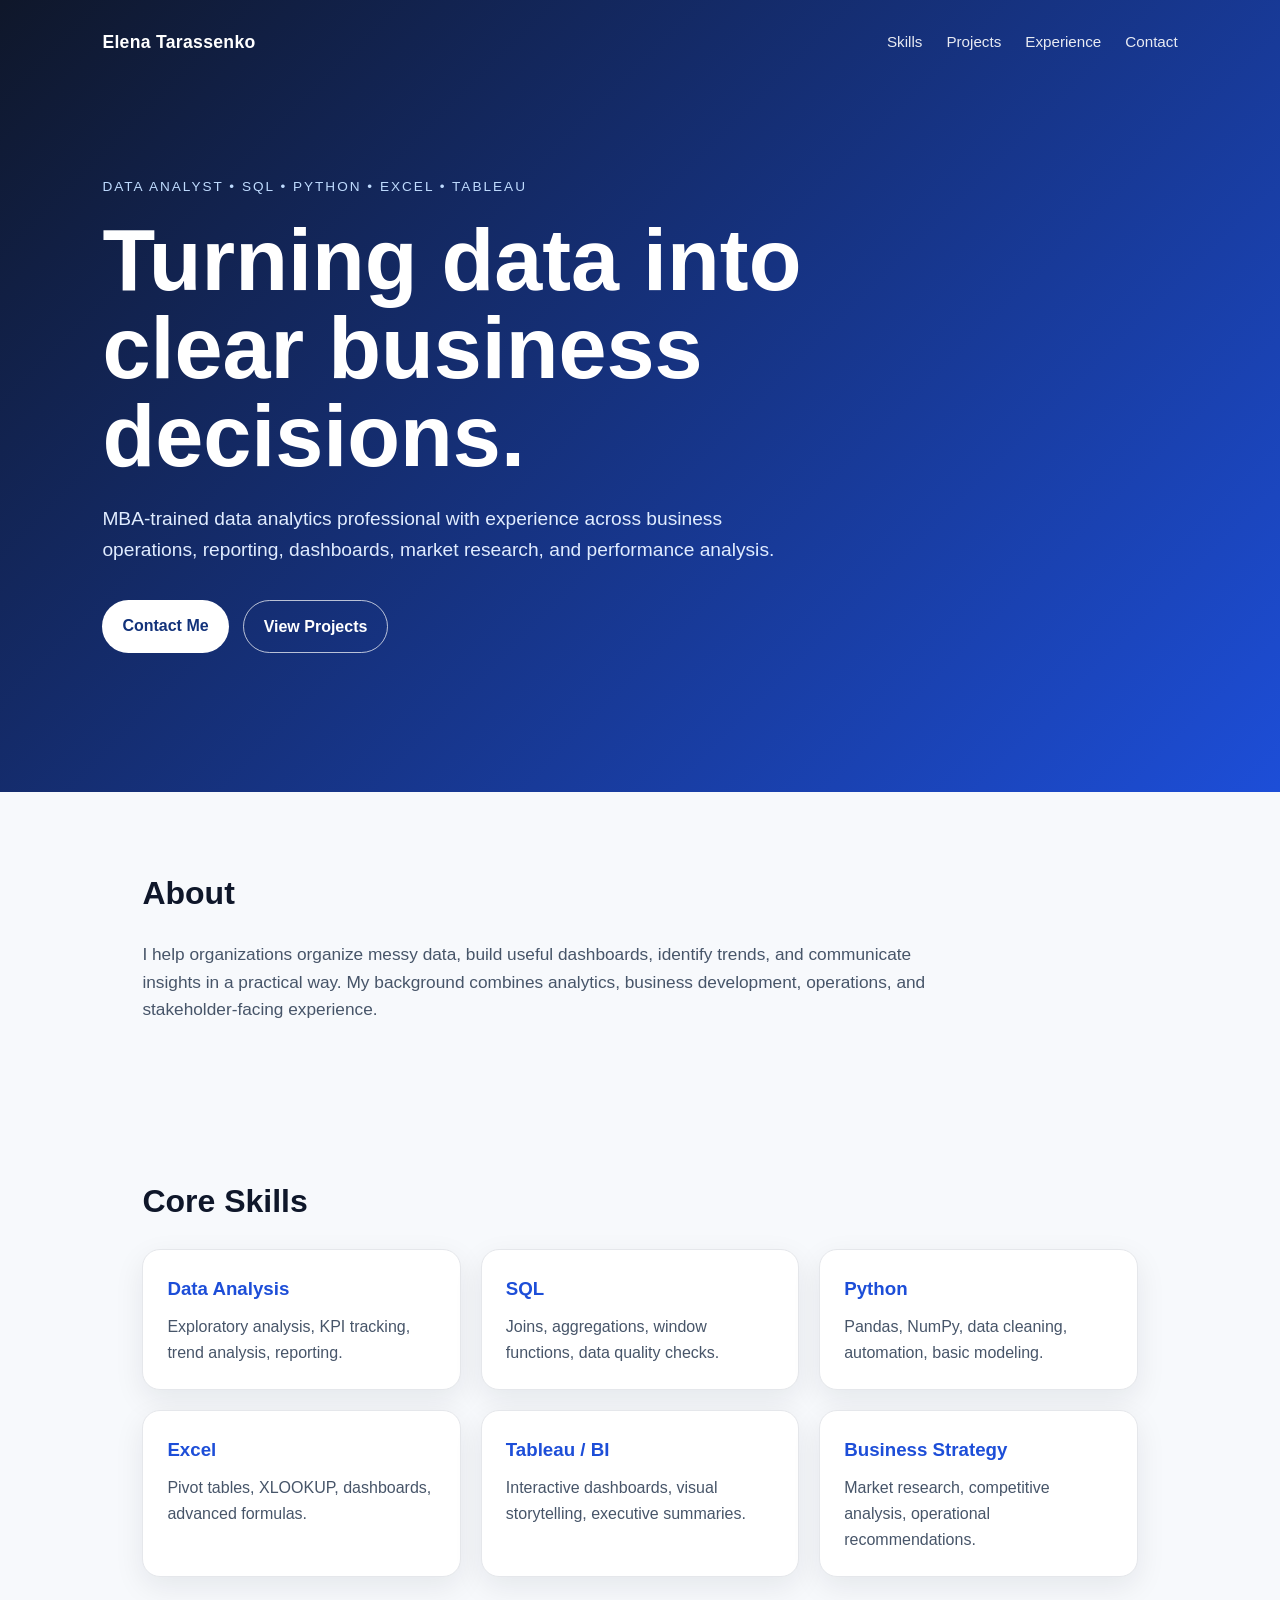
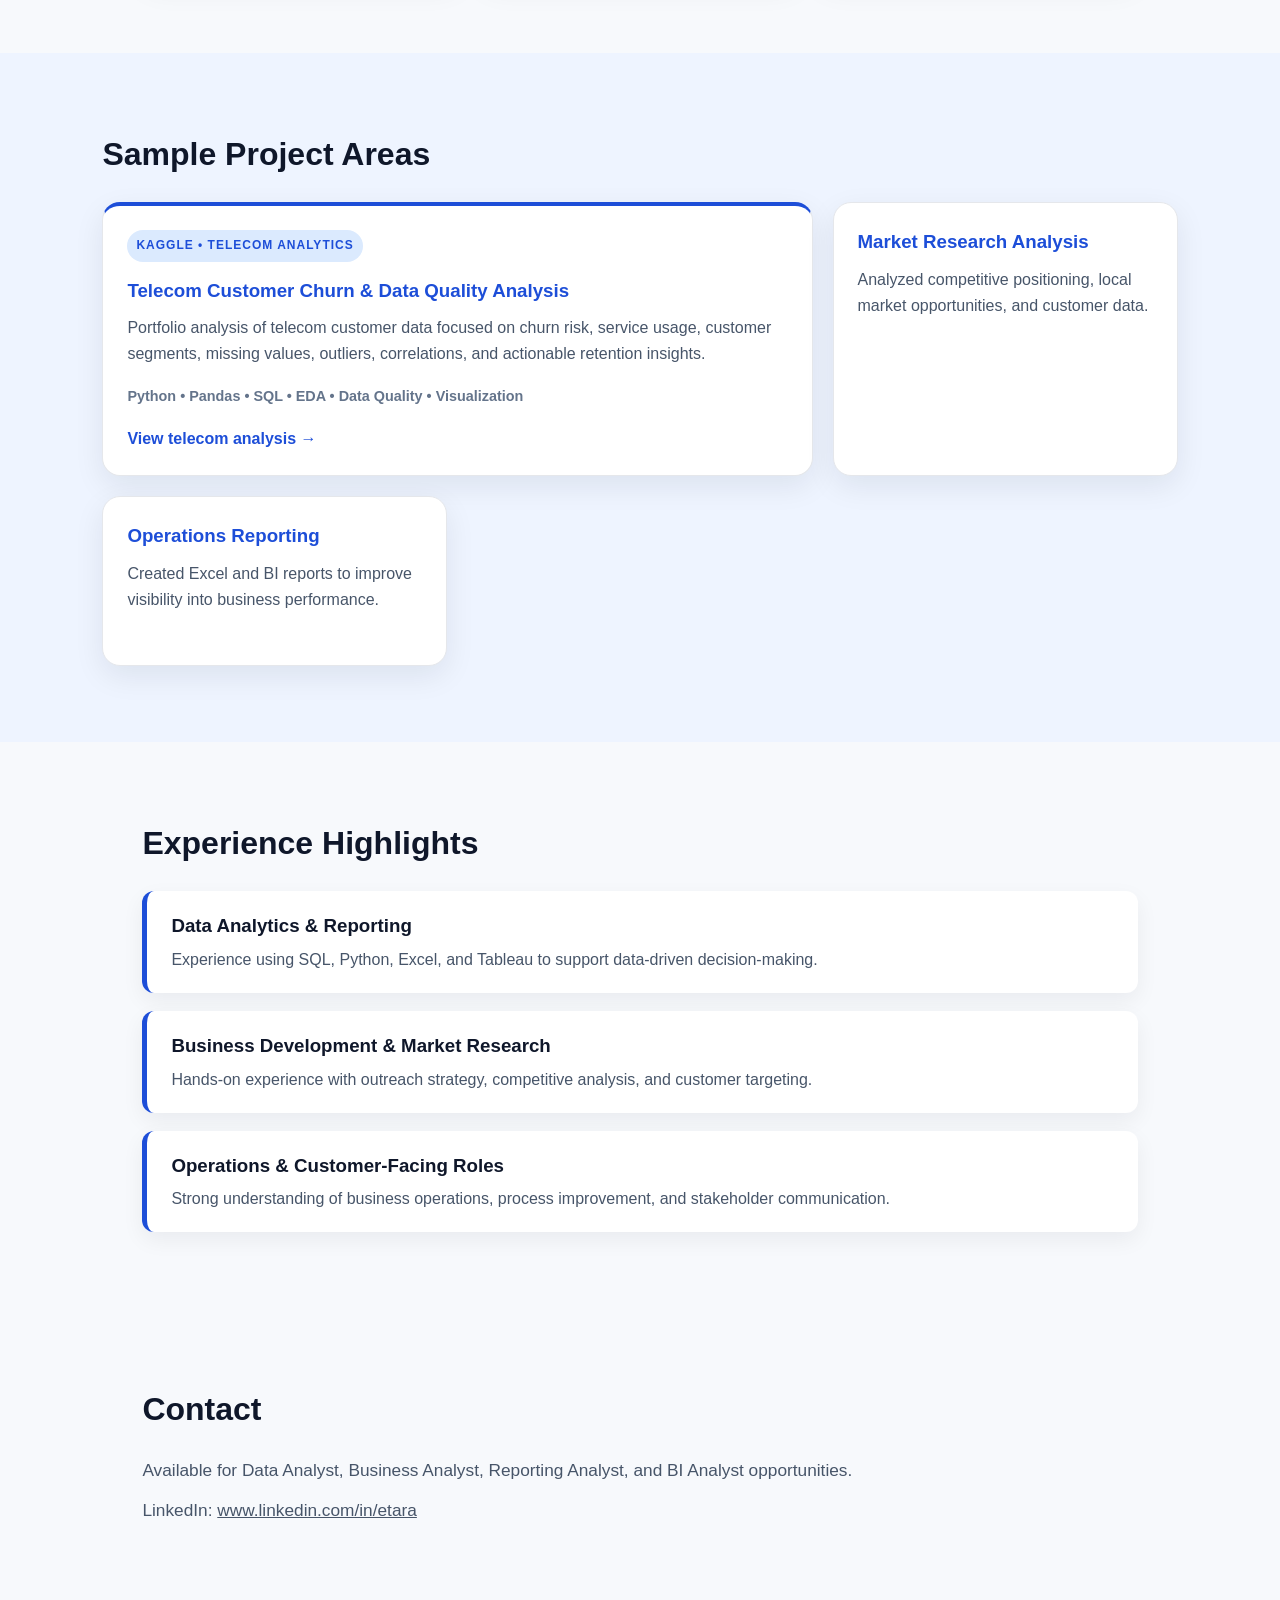
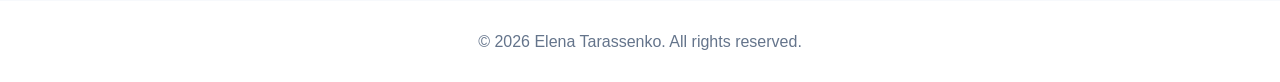
<file: index.html>
<!DOCTYPE html>
<html lang="en">
<head>
  <meta charset="UTF-8" />
  <meta name="viewport" content="width=device-width, initial-scale=1.0" />
  <title>Elena Tarassenko | Data Analyst</title>
  <link rel="stylesheet" href="style.css" />
</head>
<body>
  <header class="hero">
    <nav>
      <div class="logo">Elena Tarassenko</div>
      <div class="nav-links">
        <a href="#skills">Skills</a>
        <a href="#projects">Projects</a>
        <a href="#experience">Experience</a>
        <a href="#contact">Contact</a>
      </div>
    </nav>

    <section class="hero-content">
      <p class="eyebrow">Data Analyst • SQL • Python • Excel • Tableau</p>
      <h1>Turning data into clear business decisions.</h1>
      <p class="intro">
        MBA-trained data analytics professional with experience across business operations,
        reporting, dashboards, market research, and performance analysis.
      </p>
      <div class="buttons">
        <a class="btn primary" href="#contact">Contact Me</a>
        <a class="btn secondary" href="#projects">View Projects</a>
      </div>
    </section>
  </header>

  <main>
    <section class="section about">
      <h2>About</h2>
      <p>
        I help organizations organize messy data, build useful dashboards, identify trends,
        and communicate insights in a practical way. My background combines analytics,
        business development, operations, and stakeholder-facing experience.
      </p>
    </section>

    <section id="skills" class="section">
      <h2>Core Skills</h2>
      <div class="grid skills-grid">
        <div class="card"><h3>Data Analysis</h3><p>Exploratory analysis, KPI tracking, trend analysis, reporting.</p></div>
        <div class="card"><h3>SQL</h3><p>Joins, aggregations, window functions, data quality checks.</p></div>
        <div class="card"><h3>Python</h3><p>Pandas, NumPy, data cleaning, automation, basic modeling.</p></div>
        <div class="card"><h3>Excel</h3><p>Pivot tables, XLOOKUP, dashboards, advanced formulas.</p></div>
        <div class="card"><h3>Tableau / BI</h3><p>Interactive dashboards, visual storytelling, executive summaries.</p></div>
        <div class="card"><h3>Business Strategy</h3><p>Market research, competitive analysis, operational recommendations.</p></div>
      </div>
    </section>

    <section id="projects" class="section alt">
      <h2>Sample Project Areas</h2>
      <div class="grid project-grid">
        <div class="card project featured-project">
          <span class="project-tag">Kaggle • Telecom Analytics</span>
          <h3>Telecom Customer Churn & Data Quality Analysis</h3>
          <p>Portfolio analysis of telecom customer data focused on churn risk, service usage, customer segments, missing values, outliers, correlations, and actionable retention insights.</p>
          <div class="project-tools">Python • Pandas • SQL • EDA • Data Quality • Visualization</div>
          <a class="project-link" href="telecom-analysis.html">View telecom analysis →</a>
        </div>
        <div class="card project">
          <h3>Market Research Analysis</h3>
          <p>Analyzed competitive positioning, local market opportunities, and customer data.</p>
        </div>
        <div class="card project">
          <h3>Operations Reporting</h3>
          <p>Created Excel and BI reports to improve visibility into business performance.</p>
        </div>
      </div>
    </section>

    <section id="experience" class="section">
      <h2>Experience Highlights</h2>
      <div class="timeline">
        <div>
          <h3>Data Analytics & Reporting</h3>
          <p>Experience using SQL, Python, Excel, and Tableau to support data-driven decision-making.</p>
        </div>
        <div>
          <h3>Business Development & Market Research</h3>
          <p>Hands-on experience with outreach strategy, competitive analysis, and customer targeting.</p>
        </div>
        <div>
          <h3>Operations & Customer-Facing Roles</h3>
          <p>Strong understanding of business operations, process improvement, and stakeholder communication.</p>
        </div>
      </div>
    </section>

    <section id="contact" class="section contact">
      <h2>Contact</h2>
      <p>Available for Data Analyst, Business Analyst, Reporting Analyst, and BI Analyst opportunities.</p>
      <!-- <p class="contact-line">Email: <a href="mailto:tarassenkoe@gmail.com">Email Me</a></p> -->
      <p class="contact-line">LinkedIn: <a href="www.linkedin.com/in/etara">www.linkedin.com/in/etara</a></p>
      <!-- <p class="contact-line">GitHub: <a href="#917-843-1235">Add GitHub URL</a></p> -->
    </section>
  </main>

  <footer>
    <p>© 2026 Elena Tarassenko. All rights reserved.</p>
  </footer>
</body>
</html>
</file>
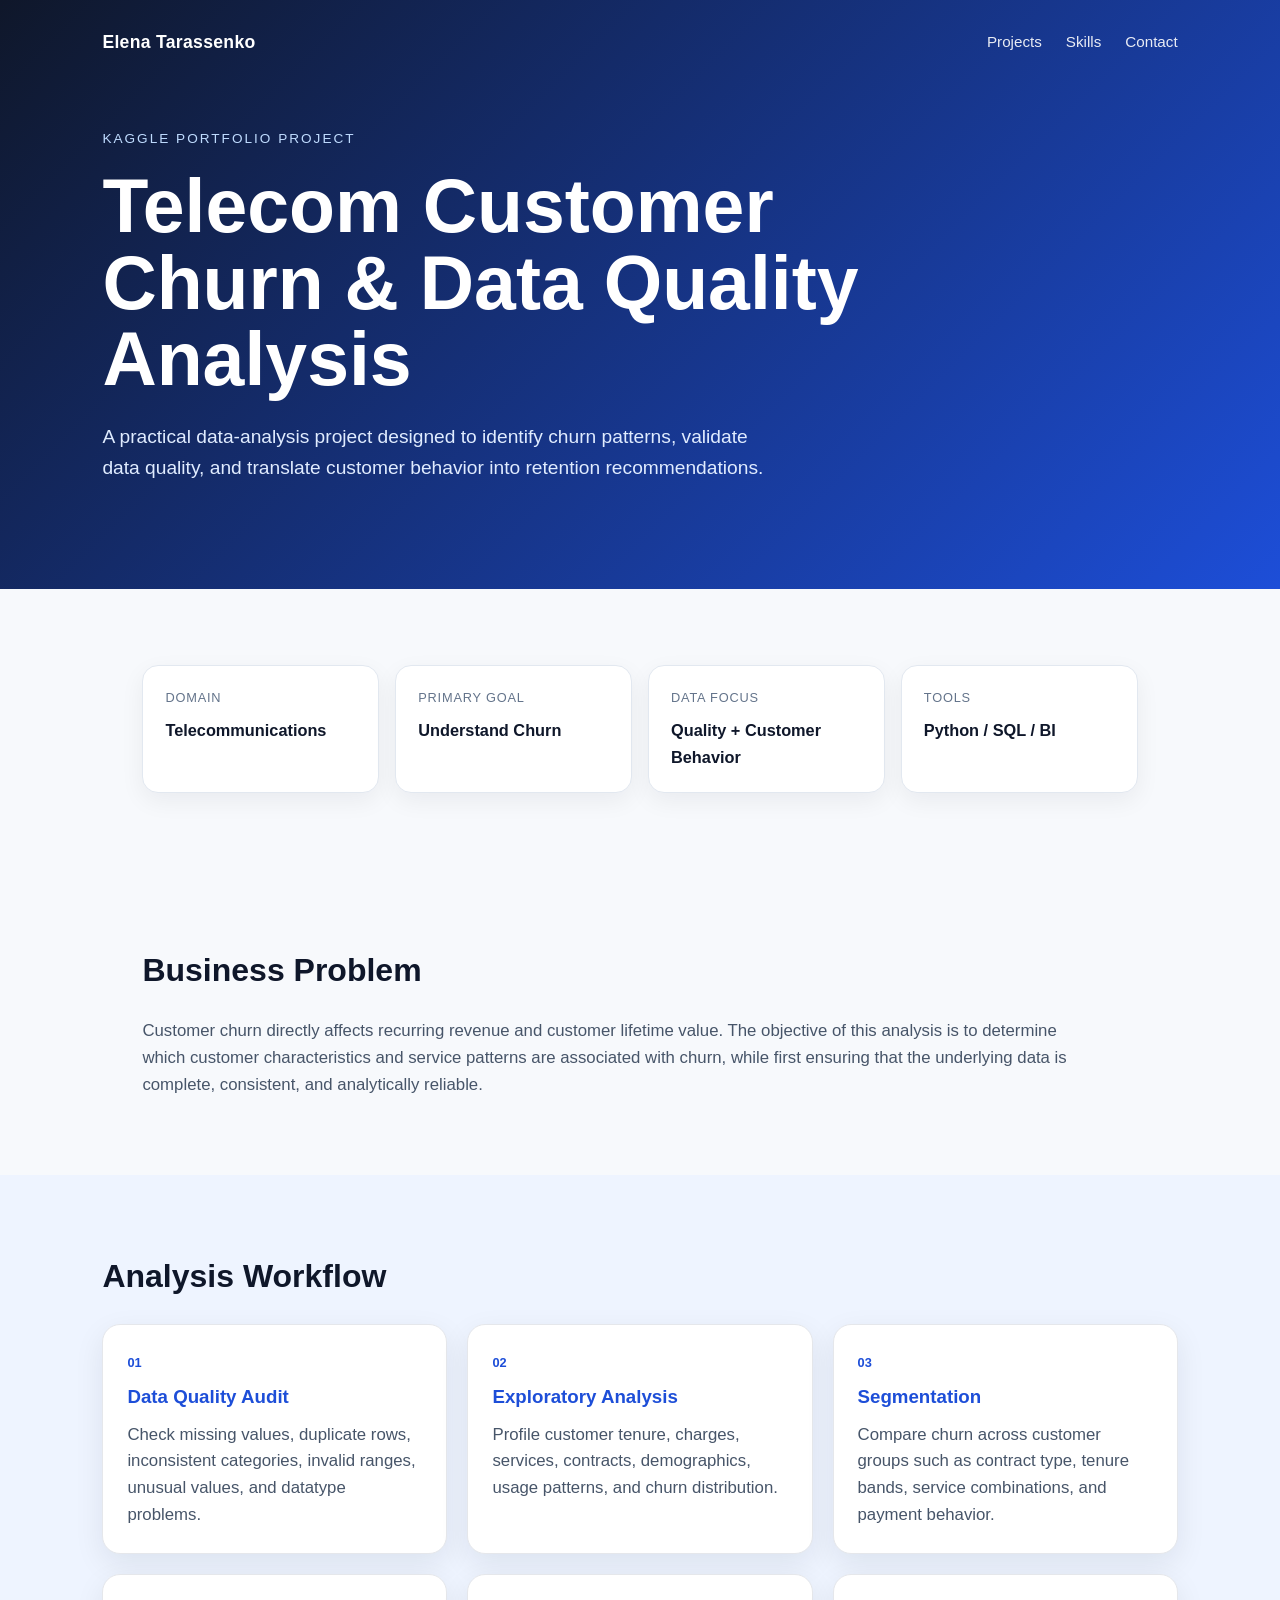
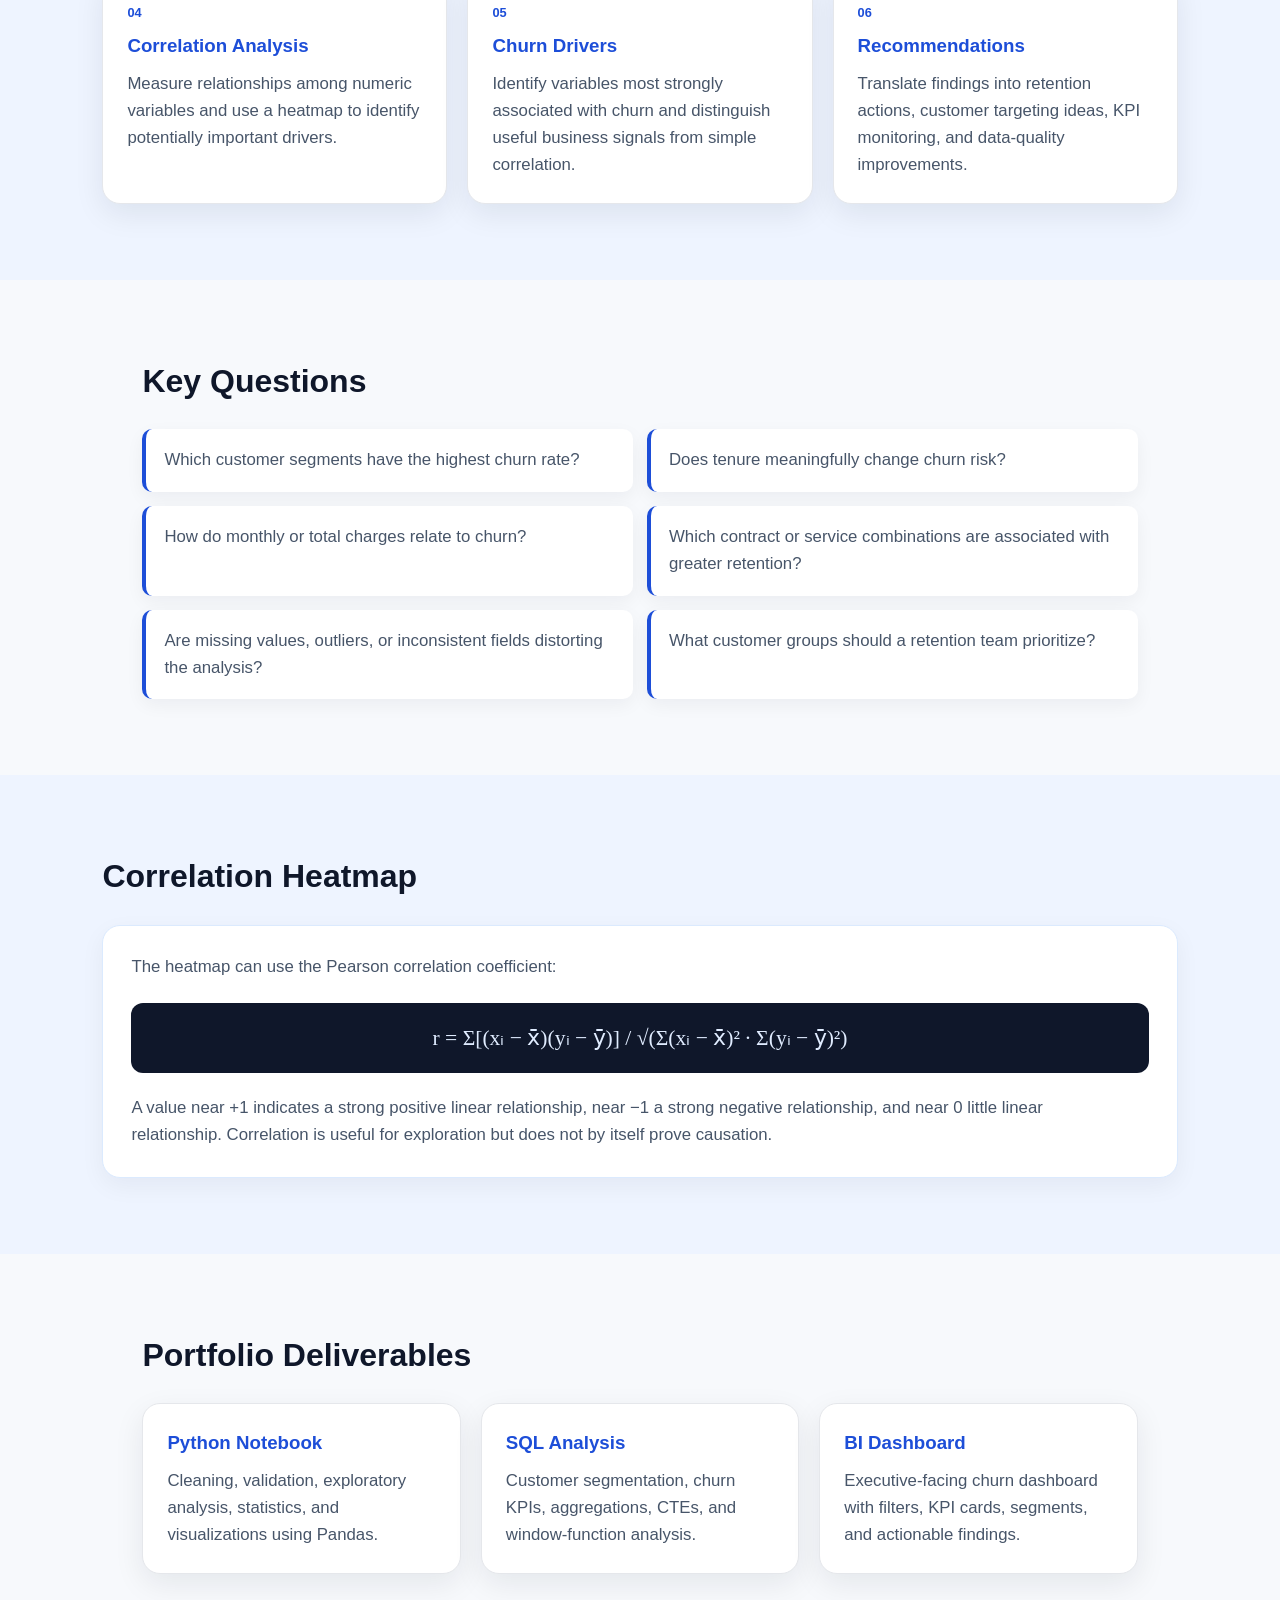
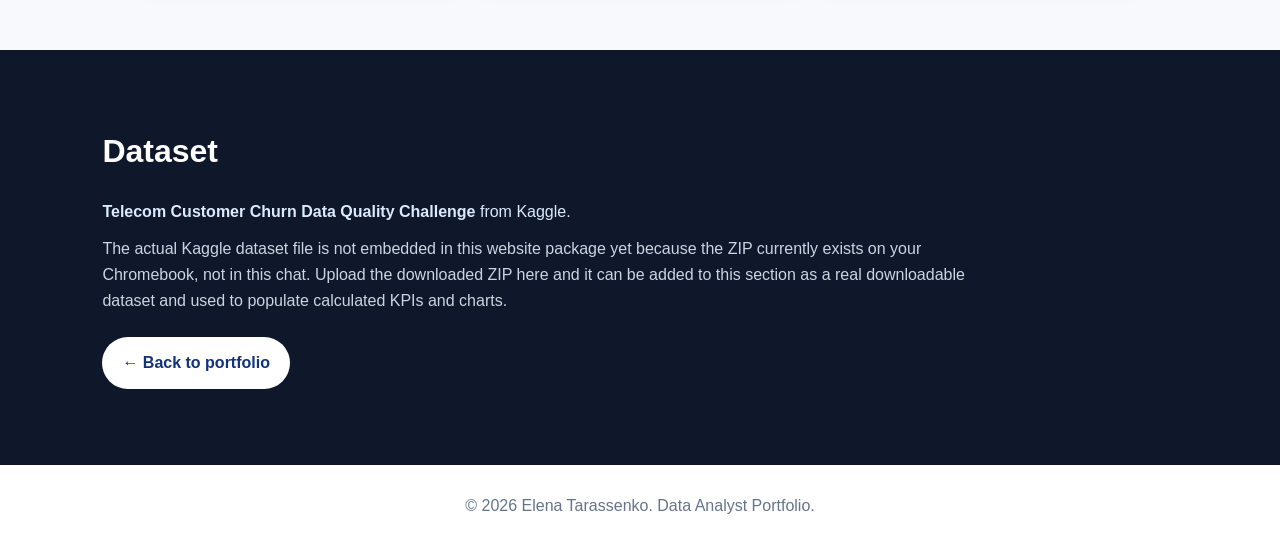
<file: telecom-analysis.html>
<!DOCTYPE html>
<html lang="en">
<head>
  <meta charset="UTF-8" />
  <meta name="viewport" content="width=device-width, initial-scale=1.0" />
  <title>Telecom Customer Churn Analysis | Elena Tarassenko</title>
  <link rel="stylesheet" href="style.css" />
</head>
<body>
  <header class="project-hero">
    <nav>
      <div class="logo"><a href="index.html">Elena Tarassenko</a></div>
      <div class="nav-links">
        <a href="index.html#projects">Projects</a>
        <a href="index.html#skills">Skills</a>
        <a href="index.html#contact">Contact</a>
      </div>
    </nav>
    <div class="project-hero-content">
      <p class="eyebrow">Kaggle Portfolio Project</p>
      <h1>Telecom Customer Churn & Data Quality Analysis</h1>
      <p class="intro">A practical data-analysis project designed to identify churn patterns, validate data quality, and translate customer behavior into retention recommendations.</p>
    </div>
  </header>

  <main>
    <section class="section">
      <div class="project-summary-grid">
        <div class="metric-card"><span>Domain</span><strong>Telecommunications</strong></div>
        <div class="metric-card"><span>Primary Goal</span><strong>Understand Churn</strong></div>
        <div class="metric-card"><span>Data Focus</span><strong>Quality + Customer Behavior</strong></div>
        <div class="metric-card"><span>Tools</span><strong>Python / SQL / BI</strong></div>
      </div>
    </section>

    <section class="section analysis-section">
      <h2>Business Problem</h2>
      <p>Customer churn directly affects recurring revenue and customer lifetime value. The objective of this analysis is to determine which customer characteristics and service patterns are associated with churn, while first ensuring that the underlying data is complete, consistent, and analytically reliable.</p>
    </section>

    <section class="section alt analysis-section">
      <h2>Analysis Workflow</h2>
      <div class="grid analysis-grid">
        <div class="card"><span class="step">01</span><h3>Data Quality Audit</h3><p>Check missing values, duplicate rows, inconsistent categories, invalid ranges, unusual values, and datatype problems.</p></div>
        <div class="card"><span class="step">02</span><h3>Exploratory Analysis</h3><p>Profile customer tenure, charges, services, contracts, demographics, usage patterns, and churn distribution.</p></div>
        <div class="card"><span class="step">03</span><h3>Segmentation</h3><p>Compare churn across customer groups such as contract type, tenure bands, service combinations, and payment behavior.</p></div>
        <div class="card"><span class="step">04</span><h3>Correlation Analysis</h3><p>Measure relationships among numeric variables and use a heatmap to identify potentially important drivers.</p></div>
        <div class="card"><span class="step">05</span><h3>Churn Drivers</h3><p>Identify variables most strongly associated with churn and distinguish useful business signals from simple correlation.</p></div>
        <div class="card"><span class="step">06</span><h3>Recommendations</h3><p>Translate findings into retention actions, customer targeting ideas, KPI monitoring, and data-quality improvements.</p></div>
      </div>
    </section>

    <section class="section analysis-section">
      <h2>Key Questions</h2>
      <div class="question-list">
        <p>Which customer segments have the highest churn rate?</p>
        <p>Does tenure meaningfully change churn risk?</p>
        <p>How do monthly or total charges relate to churn?</p>
        <p>Which contract or service combinations are associated with greater retention?</p>
        <p>Are missing values, outliers, or inconsistent fields distorting the analysis?</p>
        <p>What customer groups should a retention team prioritize?</p>
      </div>
    </section>

    <section class="section alt analysis-section">
      <h2>Correlation Heatmap</h2>
      <div class="equation-card">
        <p>The heatmap can use the Pearson correlation coefficient:</p>
        <div class="equation">r = Σ[(xᵢ − x̄)(yᵢ − ȳ)] / √(Σ(xᵢ − x̄)² · Σ(yᵢ − ȳ)²)</div>
        <p>A value near +1 indicates a strong positive linear relationship, near −1 a strong negative relationship, and near 0 little linear relationship. Correlation is useful for exploration but does not by itself prove causation.</p>
      </div>
    </section>

    <section class="section analysis-section">
      <h2>Portfolio Deliverables</h2>
      <div class="grid deliverable-grid">
        <div class="card"><h3>Python Notebook</h3><p>Cleaning, validation, exploratory analysis, statistics, and visualizations using Pandas.</p></div>
        <div class="card"><h3>SQL Analysis</h3><p>Customer segmentation, churn KPIs, aggregations, CTEs, and window-function analysis.</p></div>
        <div class="card"><h3>BI Dashboard</h3><p>Executive-facing churn dashboard with filters, KPI cards, segments, and actionable findings.</p></div>
      </div>
    </section>

    <section class="section dataset-box">
      <h2>Dataset</h2>
      <p><strong>Telecom Customer Churn Data Quality Challenge</strong> from Kaggle.</p>
      <p class="muted">The actual Kaggle dataset file is not embedded in this website package yet because the ZIP currently exists on your Chromebook, not in this chat. Upload the downloaded ZIP here and it can be added to this section as a real downloadable dataset and used to populate calculated KPIs and charts.</p>
      <div class="buttons"><a class="btn primary dark-btn" href="index.html#projects">← Back to portfolio</a></div>
    </section>
  </main>

  <footer><p>© 2026 Elena Tarassenko. Data Analyst Portfolio.</p></footer>
</body>
</html>
</file>
<file: style.css>
* { box-sizing: border-box; margin: 0; padding: 0; }
body { font-family: Arial, Helvetica, sans-serif; line-height: 1.6; color: #172033; background: #f7f9fc; }
a { color: inherit; }
.hero { min-height: 88vh; padding: 28px 8%; background: linear-gradient(135deg, #0f172a 0%, #1d4ed8 100%); color: white; }
nav { display: flex; justify-content: space-between; align-items: center; gap: 20px; }
.logo { font-weight: 700; font-size: 1.1rem; letter-spacing: .3px; }
.nav-links { display: flex; gap: 24px; flex-wrap: wrap; }
.nav-links a { text-decoration: none; opacity: .9; font-size: .95rem; }
.nav-links a:hover { opacity: 1; }
.hero-content { max-width: 850px; margin-top: 120px; }
.eyebrow { text-transform: uppercase; letter-spacing: 2px; font-size: .85rem; color: #bfdbfe; margin-bottom: 18px; }
h1 { font-size: clamp(2.5rem, 7vw, 5.4rem); line-height: 1.02; margin-bottom: 24px; }
.intro { font-size: 1.2rem; max-width: 680px; color: #e0ecff; margin-bottom: 34px; }
.buttons { display: flex; gap: 14px; flex-wrap: wrap; }
.btn { padding: 13px 20px; border-radius: 999px; text-decoration: none; font-weight: 700; }
.primary { background: white; color: #12327a; }
.secondary { border: 1px solid rgba(255,255,255,.7); color: white; }
.section { padding: 76px 8%; max-width: 1200px; margin: auto; }
.section h2 { font-size: 2rem; margin-bottom: 22px; color: #0f172a; }
.about p, .contact p { max-width: 820px; font-size: 1.08rem; color: #475569; }
.alt { max-width: none; background: #eef4ff; }
.alt > * { max-width: 1200px; margin-left: auto; margin-right: auto; }
.grid { display: grid; grid-template-columns: repeat(3, 1fr); gap: 20px; }
.card { background: white; padding: 24px; border-radius: 18px; box-shadow: 0 10px 30px rgba(15, 23, 42, .08); border: 1px solid #e5e7eb; }
.card h3 { margin-bottom: 10px; color: #1d4ed8; }
.card p { color: #475569; }
.project { min-height: 170px; }
.timeline { display: grid; gap: 18px; }
.timeline div { background: white; border-left: 5px solid #1d4ed8; padding: 20px 24px; border-radius: 12px; box-shadow: 0 8px 22px rgba(15, 23, 42, .06); }
.timeline h3 { color: #0f172a; margin-bottom: 6px; }
.timeline p { color: #475569; }
.contact { text-align: left; }
.contact-line { margin-top: 12px; }
footer { text-align: center; padding: 28px; color: #64748b; background: white; }
@media (max-width: 850px) {
  nav { align-items: flex-start; flex-direction: column; }
  .hero-content { margin-top: 80px; }
  .grid { grid-template-columns: 1fr; }
}

/* Telecom project */
.featured-project { grid-column: span 2; border-top: 4px solid #1d4ed8; }
.project-tag { display: inline-block; font-size: .75rem; font-weight: 700; text-transform: uppercase; letter-spacing: 1px; color: #1d4ed8; background: #dbeafe; padding: 6px 9px; border-radius: 999px; margin-bottom: 14px; }
.project-tools { margin-top: 18px; font-size: .9rem; color: #64748b; font-weight: 700; }
.project-link { display: inline-block; margin-top: 18px; color: #1d4ed8; font-weight: 700; text-decoration: none; }
.project-link:hover { text-decoration: underline; }
.project-hero { padding: 28px 8% 72px; background: linear-gradient(135deg, #0f172a 0%, #1d4ed8 100%); color: white; }
.project-hero .logo a { text-decoration: none; }
.project-hero-content { max-width: 900px; margin-top: 72px; }
.project-hero h1 { font-size: clamp(2.4rem, 6vw, 4.7rem); }
.project-summary-grid { display: grid; grid-template-columns: repeat(4,1fr); gap: 16px; }
.metric-card { background: white; border: 1px solid #e2e8f0; border-radius: 16px; padding: 22px; box-shadow: 0 8px 24px rgba(15,23,42,.06); }
.metric-card span { display: block; color: #64748b; font-size: .8rem; text-transform: uppercase; letter-spacing: .8px; margin-bottom: 8px; }
.metric-card strong { color: #0f172a; font-size: 1.02rem; }
.analysis-section p { color: #475569; max-width: 960px; font-size: 1.05rem; }
.analysis-grid { grid-template-columns: repeat(3, 1fr); }
.step { display: inline-block; color: #1d4ed8; font-size: .8rem; font-weight: 800; margin-bottom: 8px; }
.question-list { display: grid; grid-template-columns: repeat(2,1fr); gap: 14px; }
.question-list p { background: white; border-left: 4px solid #1d4ed8; border-radius: 10px; padding: 18px; box-shadow: 0 6px 18px rgba(15,23,42,.05); }
.equation-card { background: white; border: 1px solid #dbeafe; border-radius: 18px; padding: 28px; box-shadow: 0 8px 24px rgba(15,23,42,.05); }
.equation { margin: 22px 0; padding: 18px; border-radius: 12px; background: #0f172a; color: #e0ecff; font-family: Georgia, serif; font-size: clamp(1rem, 2.5vw, 1.35rem); text-align: center; overflow-x: auto; }
.deliverable-grid { grid-template-columns: repeat(3,1fr); }
.dataset-box { background: #0f172a; color: white; max-width: none; }
.dataset-box h2 { color: white; }
.dataset-box p { color: #dbeafe; max-width: 900px; }
.dataset-box .muted { margin-top: 12px; color: #cbd5e1; }
.dark-btn { display: inline-block; margin-top: 24px; }
@media (max-width: 850px) {
  .featured-project { grid-column: span 1; }
  .project-summary-grid, .analysis-grid, .question-list, .deliverable-grid { grid-template-columns: 1fr; }
}
</file>
